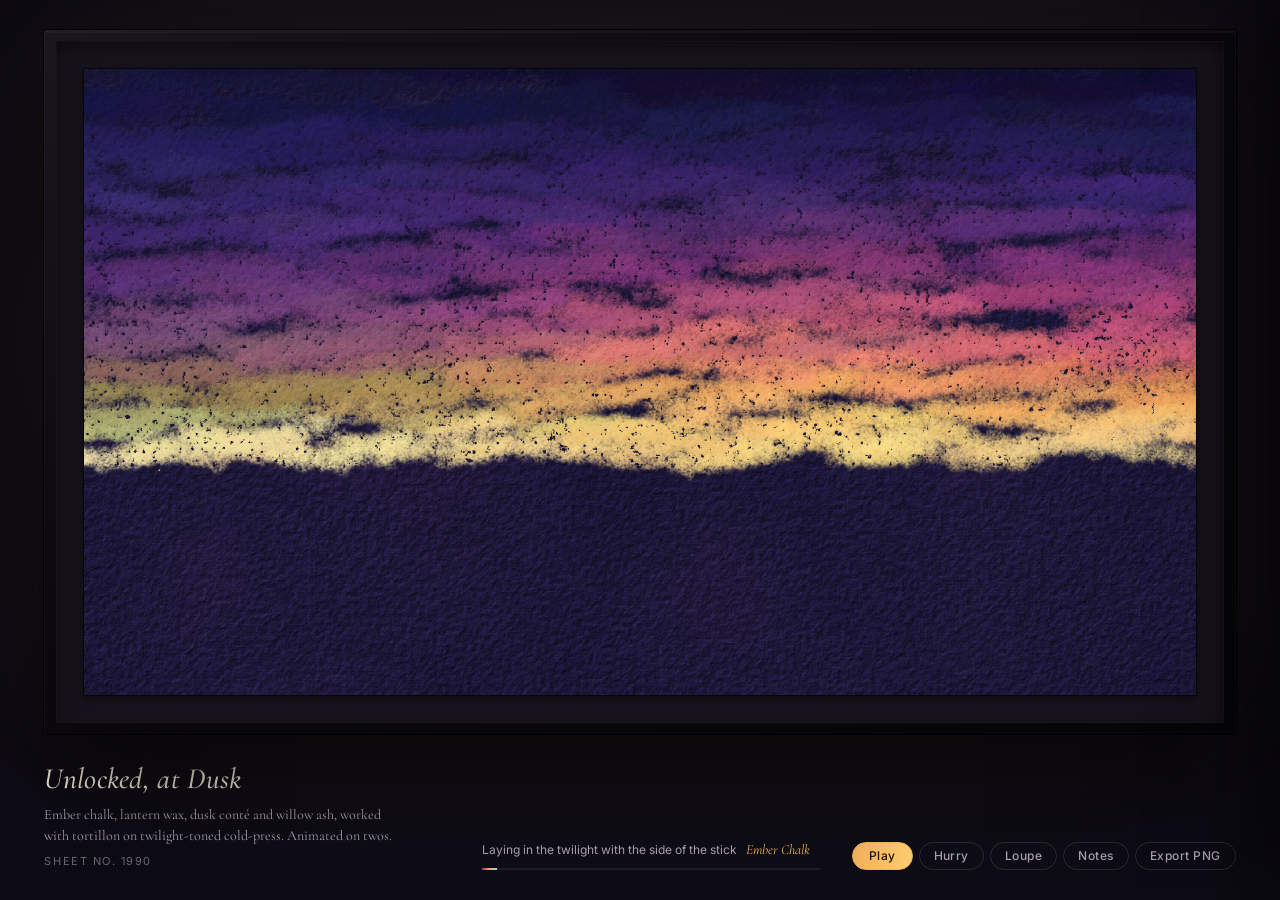
<file: index.html>
<!doctype html>
<html lang="en">
<head>
  <meta charset="utf-8">
  <meta name="viewport" content="width=device-width, initial-scale=1">
  <title>Unlocked, at Dusk</title>
  <meta name="description" content="A living hand-drawn pastel landscape, drawn mark by mark with simulated dry media and animated on twos.">
  <link rel="preconnect" href="https://fonts.googleapis.com">
  <link rel="preconnect" href="https://fonts.gstatic.com" crossorigin>
  <link href="https://fonts.googleapis.com/css2?family=Cormorant+Garamond:ital,wght@0,400;0,500;1,400&family=Inter:wght@400;500&display=swap" rel="stylesheet">
  <link rel="stylesheet" href="css/gallery.css">
</head>
<body>
  <main class="gallery">
    <div id="stage" class="stage">
      <div class="frame">
        <div class="mat">
          <canvas id="sheet" width="1920" height="1080" aria-label="An animated pastel landscape: a sun inside a stone ring at dusk, floating islands, a golden river winding home, and a fern-lined hollow of glowing seed pods."></canvas>
        </div>
      </div>
      <div id="loupe" class="loupe" aria-hidden="true"><canvas></canvas></div>
    </div>

    <section class="placard">
      <div class="label">
        <h1>Unlocked, at Dusk</h1>
        <p class="medium">Ember chalk, lantern wax, dusk conté and willow ash, worked with tortillon on twilight-toned cold-press. Animated on twos.</p>
        <p class="seed" id="seed"></p>
      </div>
      <div class="progress" aria-live="polite">
        <p class="status"><span id="status">Preparing the studio…</span> <span id="status-tool" class="status-tool"></span></p>
        <div class="progress-track"><div id="progress-bar" class="progress-bar"></div></div>
      </div>
      <nav class="controls" aria-label="Gallery controls">
        <a class="play-link" href="game.html" title="Play Drift Home, a small game inside this painting">Play</a>
        <button id="btn-hurry" class="hurry" title="Hurry the artist (F)">Hurry</button>
        <button id="btn-play" title="Pause / play (Space)" aria-pressed="false">Pause</button>
        <button id="btn-loupe" title="Magnifying loupe (L)" aria-pressed="false">Loupe</button>
        <button id="btn-notes" title="Curator's notes (N)" aria-expanded="false">Notes</button>
        <button id="btn-export" title="Export this frame as PNG (S)">Export PNG</button>
      </nav>
    </section>
  </main>

  <aside id="notes" class="notes" aria-label="Curator's notes">
    <button id="notes-close" class="notes-close" aria-label="Close notes">×</button>
    <p class="eyebrow">Curator’s notes</p>
    <h2>On a world that opened all at once</h2>
    <p>
      There is no one in this picture, and nothing you could hold. It is drawn from two feelings.
      The first is the afternoon a life changes on a single audacious idea — the strange, floating
      invincibility of it, the loud joy that follows, and the long, golden drive home through a warm
      night when every road seems to have been unlocked just for you. The second is older: a birthday,
      a vast new world discovered for the first time, hours vanishing in its glow, wrapped in warmth,
      and the messy, impatient ache to dive back in.
    </p>
    <p>
      So the sun sits inside a colossal stone ring, a gate standing open. Islands hang in the air because
      they have simply declined to fall. A river of molten gold winds all the way home into the light,
      carrying streaks of momentum. Above the valley, chalk bursts of celebration flower and crumble.
      And in the hollow under the great fern — whose fiddlehead is still curled like a secret — a nest
      of warm seed pods trembles, hops and bursts, unable to wait one more second.
    </p>
    <p>
      Every mark on the sheet was made by a simulated hand: a wrist that arcs, a tremor, a pressure that
      rises and lifts. Pigment is pressed through a physical model of the paper’s tooth, loads it as
      layers build, crumbles, skips and is dragged by the stump. Living elements are redrawn by that hand
      twelve times a second, and the contours boil between three separately searched drawings — the way
      a hand-drawn film breathes.
    </p>
    <h2 class="tools-title">The five invented tools</h2>
    <div id="tool-cards" class="tool-cards"></div>
    <h2 class="tools-title">In the gallery</h2>
    <ul class="keys">
      <li><kbd>Space</kbd> pause / play</li>
      <li><kbd>L</kbd> loupe — inspect the tooth and the grain</li>
      <li><kbd>N</kbd> these notes</li>
      <li><kbd>S</kbd> export the current frame as PNG</li>
      <li><kbd>F</kbd> hurry the artist while drawing</li>
      <li>Add <code>?seed=2024</code> to the address for a different sheet</li>
    </ul>
  </aside>

  <script type="module" src="js/main.js"></script>
</body>
</html>
</file>
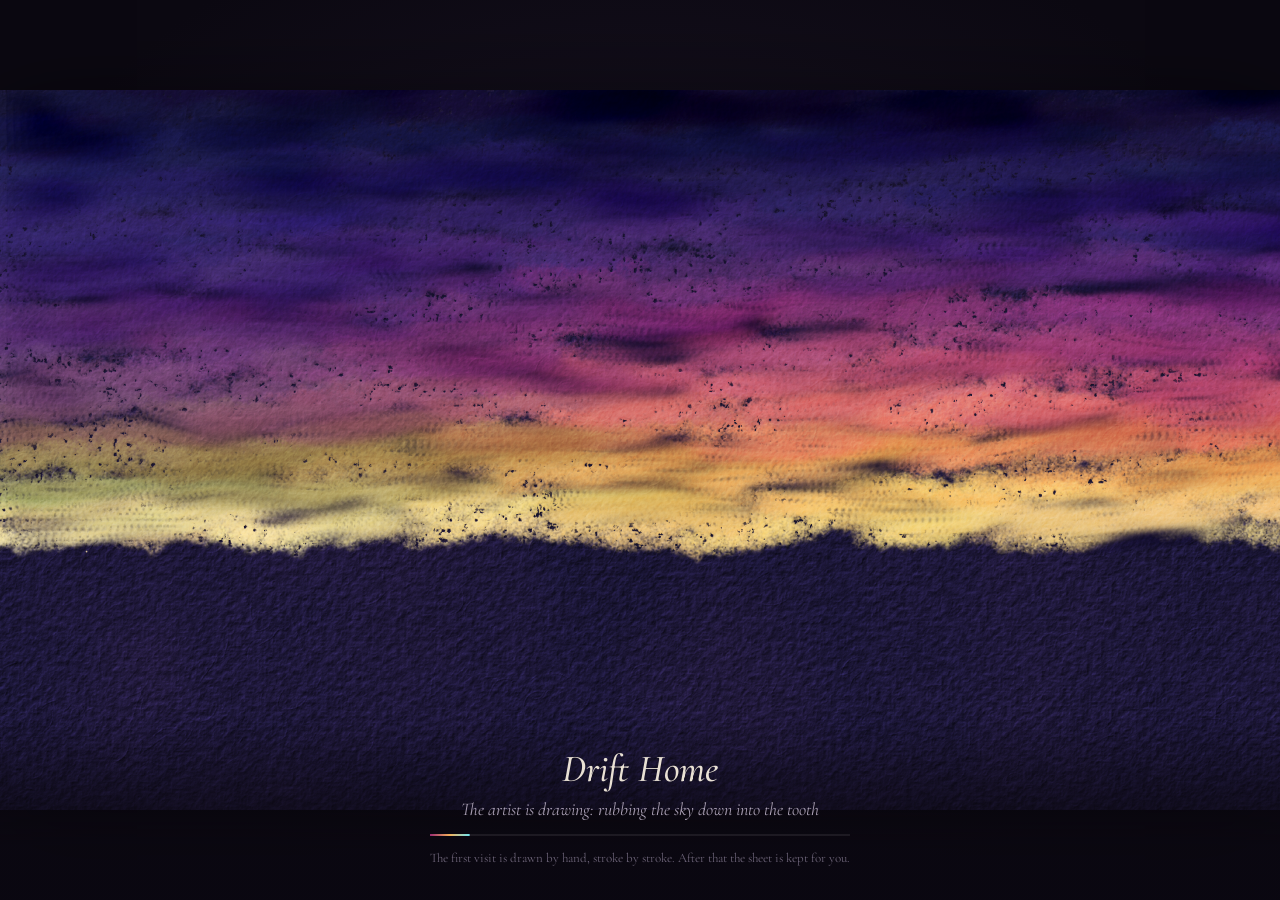
<file: game.html>
<!doctype html>
<html lang="en">
<head>
  <meta charset="utf-8">
  <meta name="viewport" content="width=device-width, initial-scale=1, viewport-fit=cover">
  <title>Drift Home</title>
  <meta name="description" content="A small hand-drawn game inside the living pastel “Unlocked, at Dusk”: gather embers and drift home into the sun.">
  <link rel="preconnect" href="https://fonts.googleapis.com">
  <link rel="preconnect" href="https://fonts.gstatic.com" crossorigin>
  <link href="https://fonts.googleapis.com/css2?family=Cormorant+Garamond:ital,wght@0,400;0,500;1,400;1,500&display=swap" rel="stylesheet">
  <link rel="stylesheet" href="css/game.css">
</head>
<body>
  <canvas id="game" tabindex="0" aria-label="Drift Home — a hand-drawn game. Use the arrow keys and Enter, or the mouse." role="application"></canvas>

  <div id="loading" class="loading" role="status">
    <p class="loading-title">Drift Home</p>
    <p id="loading-text" class="loading-text">Preparing the studio…</p>
    <div class="loading-track"><div id="loading-bar" class="loading-bar"></div></div>
    <p class="loading-note">The first visit is drawn by hand, stroke by stroke. After that the sheet is kept for you.</p>
  </div>

  <div id="live" class="sr-only" aria-live="polite"></div>
  <script type="module" src="js/game/GameMain.js"></script>
</body>
</html>
</file>
<file: css/gallery.css>
/* gallery.css — a dark museum room, a single lit work, a wall label. */

:root {
  --wall: #0d0b13;
  --wall-lit: #1b1624;
  --ink: #e9e1d4;
  --ink-dim: #a99fb3;
  --ink-faint: #6d6479;
  --accent: #f4b05a;
  --accent-cool: #6fe6f2;
  --frame: #0a080c;
  --mat: #17131c;
  --serif: 'Cormorant Garamond', 'Iowan Old Style', Georgia, serif;
  --sans: 'Inter', system-ui, -apple-system, 'Segoe UI', sans-serif;
  color-scheme: dark;
}

* { box-sizing: border-box; }

html, body { margin: 0; height: 100%; }

body {
  background:
    radial-gradient(ellipse 70% 55% at 50% 38%, var(--wall-lit) 0%, var(--wall) 70%),
    var(--wall);
  color: var(--ink);
  font-family: var(--sans);
  font-size: 14px;
  line-height: 1.55;
  overflow-x: hidden;
  -webkit-font-smoothing: antialiased;
}

.gallery {
  min-height: 100%;
  display: flex;
  flex-direction: column;
  align-items: center;
  justify-content: center;
  padding: clamp(16px, 3vh, 40px) 16px clamp(16px, 3vh, 32px);
  gap: clamp(14px, 2.4vh, 28px);
}

/* ------------------------------------------------------------- the work */
.stage {
  position: relative;
  width: min(100%, calc((100vh - 230px) * 16 / 9));
  min-width: min(100%, 320px);
}

.frame {
  padding: clamp(6px, 0.9vw, 14px);
  background: linear-gradient(145deg, #1a161e, var(--frame) 40%, #050406);
  box-shadow:
    0 0 0 1px #000,
    0 2px 0 1px rgba(255, 255, 255, 0.03) inset,
    0 40px 90px -20px rgba(0, 0, 0, 0.85),
    0 0 140px -40px rgba(244, 176, 90, 0.14);
  border-radius: 2px;
}

.mat {
  padding: clamp(10px, 2.2vw, 36px);
  background: var(--mat);
  box-shadow: inset 0 0 0 1px rgba(255, 255, 255, 0.025), inset 0 6px 18px rgba(0, 0, 0, 0.55);
}

#sheet {
  display: block;
  width: 100%;
  height: auto;
  aspect-ratio: 16 / 9;
  background: #1e183a;
  box-shadow: 0 0 0 1px rgba(0, 0, 0, 0.6), 0 3px 10px rgba(0, 0, 0, 0.6);
  image-rendering: auto;
}

body.loupe-on #sheet { cursor: none; }

/* ------------------------------------------------------------- loupe */
.loupe {
  position: fixed;
  left: 0; top: 0;
  width: 300px; height: 300px;
  border-radius: 50%;
  overflow: hidden;
  pointer-events: none;
  opacity: 0;
  transition: opacity 0.18s ease;
  box-shadow:
    0 0 0 2px rgba(10, 8, 12, 0.9),
    0 0 0 5px rgba(196, 170, 120, 0.55),
    0 0 0 7px rgba(10, 8, 12, 0.9),
    0 24px 60px rgba(0, 0, 0, 0.7);
  z-index: 20;
}
.loupe.visible { opacity: 1; }
.loupe canvas { width: 100%; height: 100%; display: block; }
.loupe::after {
  content: '';
  position: absolute; inset: 0;
  border-radius: 50%;
  background: radial-gradient(circle at 32% 28%, rgba(255, 255, 255, 0.16), transparent 38%),
              radial-gradient(circle at 50% 50%, transparent 62%, rgba(0, 0, 0, 0.35) 100%);
}

/* ------------------------------------------------------------- placard */
.placard {
  width: min(100%, calc((100vh - 230px) * 16 / 9));
  display: grid;
  grid-template-columns: minmax(0, 1.2fr) minmax(0, 1fr) auto;
  align-items: end;
  gap: 18px 32px;
}

.label h1 {
  font-family: var(--serif);
  font-weight: 500;
  font-style: italic;
  font-size: clamp(22px, 2.3vw, 32px);
  letter-spacing: 0.01em;
  margin: 0 0 2px;
  color: var(--ink);
}
.label .medium {
  margin: 0;
  font-family: var(--serif);
  font-size: clamp(14px, 1.1vw, 16px);
  color: var(--ink-dim);
  max-width: 52ch;
}
.label .seed {
  margin: 6px 0 0;
  font-size: 11px;
  letter-spacing: 0.14em;
  text-transform: uppercase;
  color: var(--ink-faint);
}

.progress { min-width: 0; transition: opacity 1.2s ease; }
.status {
  margin: 0 0 8px;
  font-size: 12px;
  color: var(--ink-dim);
  white-space: nowrap;
  overflow: hidden;
  text-overflow: ellipsis;
}
.status-tool {
  color: var(--accent);
  font-family: var(--serif);
  font-style: italic;
  font-size: 14px;
  margin-left: 6px;
}
.progress-track {
  height: 2px;
  background: rgba(255, 255, 255, 0.07);
  overflow: hidden;
  transition: opacity 1.2s ease;
}
.progress-bar {
  height: 100%;
  background: linear-gradient(90deg, #9b2b72, var(--accent), var(--accent-cool));
  transform-origin: left center;
  transform: scaleX(0);
  transition: transform 0.3s ease;
}
body.living .progress-track { opacity: 0; }
body.living .status { color: var(--ink-faint); font-style: italic; font-family: var(--serif); font-size: 14px; }

.controls { display: flex; gap: 6px; flex-wrap: wrap; justify-content: flex-end; }
.controls button {
  appearance: none;
  background: transparent;
  color: var(--ink-dim);
  border: 1px solid rgba(233, 225, 212, 0.14);
  border-radius: 999px;
  padding: 7px 14px;
  font: 500 12px/1 var(--sans);
  letter-spacing: 0.04em;
  cursor: pointer;
  transition: color 0.2s, border-color 0.2s, background 0.2s;
}
.controls .play-link {
  display: inline-block;
  padding: 7px 16px;
  border-radius: 999px;
  font: 500 12px/1 var(--sans);
  letter-spacing: 0.04em;
  text-decoration: none;
  color: #1a1206;
  background: linear-gradient(90deg, var(--accent), #ffcf72);
  border: 1px solid var(--accent);
}
.controls .play-link:hover { filter: brightness(1.08); }
.controls .play-link:focus-visible { outline: 2px solid var(--accent-cool); outline-offset: 2px; }
.controls button:hover { color: var(--ink); border-color: rgba(233, 225, 212, 0.35); }
.controls button:focus-visible { outline: 2px solid var(--accent); outline-offset: 2px; }
.controls button.on, .controls button[aria-pressed="true"] { color: #1a1206; background: var(--accent); border-color: var(--accent); }
.controls button:disabled { opacity: 0.35; cursor: default; }
#btn-play { display: none; }
body.living #btn-play { display: inline-block; }
body.living .hurry { display: none; }

/* ------------------------------------------------------------- notes */
.notes {
  position: fixed;
  top: 0; right: 0; bottom: 0;
  width: min(460px, 100vw);
  padding: 44px 34px 48px;
  background: rgba(14, 11, 19, 0.96);
  backdrop-filter: blur(10px);
  border-left: 1px solid rgba(255, 255, 255, 0.06);
  box-shadow: -30px 0 80px rgba(0, 0, 0, 0.6);
  overflow-y: auto;
  transform: translateX(102%);
  transition: transform 0.45s cubic-bezier(0.2, 0.7, 0.2, 1);
  z-index: 30;
}
.notes.open { transform: translateX(0); }
.notes-close {
  position: absolute; top: 14px; right: 16px;
  width: 34px; height: 34px;
  border-radius: 50%;
  border: 1px solid rgba(255, 255, 255, 0.12);
  background: transparent; color: var(--ink-dim);
  font-size: 20px; line-height: 1; cursor: pointer;
}
.notes-close:hover { color: var(--ink); }
.eyebrow { margin: 0 0 6px; font-size: 11px; letter-spacing: 0.18em; text-transform: uppercase; color: var(--accent); }
.notes h2 {
  font-family: var(--serif);
  font-weight: 500;
  font-style: italic;
  font-size: 26px;
  line-height: 1.15;
  margin: 0 0 16px;
}
.notes p { color: var(--ink-dim); margin: 0 0 14px; font-family: var(--serif); font-size: 16.5px; line-height: 1.55; }
.notes .tools-title { font-size: 21px; margin-top: 30px; }

.tool-cards { display: grid; gap: 12px; }
.tool-card {
  padding: 14px 16px 4px;
  border: 1px solid rgba(255, 255, 255, 0.07);
  border-radius: 6px;
  background: rgba(255, 255, 255, 0.015);
  transition: border-color 0.4s, background 0.4s;
}
.tool-card.active { border-color: rgba(244, 176, 90, 0.55); background: rgba(244, 176, 90, 0.06); }
.tool-card header { display: flex; align-items: baseline; gap: 10px; }
.tool-card h3 { margin: 0; font-family: var(--serif); font-weight: 500; font-size: 20px; color: var(--ink); }
.tool-no { font-family: var(--serif); font-style: italic; color: var(--accent); min-width: 22px; }
.tool-card .tool-medium { margin: 2px 0 8px; font-family: var(--sans); font-size: 11px; letter-spacing: 0.1em; text-transform: uppercase; color: var(--ink-faint); }
.tool-card .tool-recipe { font-style: italic; color: var(--ink); opacity: 0.8; }
.tool-card p { font-size: 15px; }

.keys { list-style: none; padding: 0; margin: 0; color: var(--ink-dim); display: grid; gap: 8px; }
.keys kbd, .keys code {
  font: 500 11px/1 var(--sans);
  padding: 4px 7px; margin-right: 8px;
  border: 1px solid rgba(255, 255, 255, 0.16);
  border-radius: 4px;
  color: var(--ink);
}

@media (max-width: 860px) {
  .placard { grid-template-columns: 1fr; align-items: start; }
  .controls { justify-content: flex-start; }
  .stage, .placard { width: 100%; }
}

@media (prefers-reduced-motion: reduce) {
  .notes, .loupe, .progress-bar { transition: none; }
}
</file>
<file: css/game.css>
/* game.css — full-bleed stage for "Drift Home". */
:root {
  --night: #0b0811;
  --ink: #e9e1d4;
  --ink-dim: #a99fb3;
  --accent: #f4b05a;
  --serif: 'Cormorant Garamond', 'Iowan Old Style', Georgia, serif;
  color-scheme: dark;
}
* { box-sizing: border-box; }
html, body {
  margin: 0; height: 100%;
  background: radial-gradient(ellipse at 50% 45%, #1a1424 0%, var(--night) 75%);
  overflow: hidden;
  color: var(--ink);
  font-family: var(--serif);
}
body { display: grid; place-items: center; }

#game {
  display: block;
  outline: none;
  touch-action: none;
  user-select: none;
  -webkit-user-select: none;
  box-shadow: 0 30px 90px rgba(0, 0, 0, 0.7);
  background: #1e183a;
}

/* -------- loading veil: sits over the sheet while the artist draws */
.loading {
  position: fixed; inset: auto 0 0 0;
  padding: 28px 16px 34px;
  display: flex; flex-direction: column; align-items: center; gap: 6px;
  background: linear-gradient(to top, rgba(11, 8, 17, 0.92) 30%, rgba(11, 8, 17, 0));
  transition: opacity 1s ease, transform 1s ease;
  pointer-events: none;
}
.loading.done { opacity: 0; transform: translateY(20px); }
.loading-title { margin: 0; font-style: italic; font-weight: 500; font-size: clamp(26px, 3vw, 40px); }
.loading-text {
  margin: 0; font-size: clamp(14px, 1.4vw, 18px); color: var(--ink-dim); font-style: italic;
  max-width: 100%; white-space: nowrap; overflow: hidden; text-overflow: ellipsis;
}
.loading-track { width: min(420px, 80vw); height: 2px; background: rgba(255, 255, 255, 0.08); margin-top: 8px; overflow: hidden; }
.loading-bar {
  height: 100%; transform-origin: left; transform: scaleX(0); transition: transform 0.3s ease;
  background: linear-gradient(90deg, #9b2b72, var(--accent), #6fe6f2);
}
.loading-note { margin: 8px 0 0; font-size: 13px; color: #6d6479; text-align: center; }

.sr-only {
  position: absolute; width: 1px; height: 1px; padding: 0; margin: -1px;
  overflow: hidden; clip: rect(0, 0, 0, 0); white-space: nowrap; border: 0;
}
@media (prefers-reduced-motion: reduce) { .loading, .loading-bar { transition: none; } }
</file>
